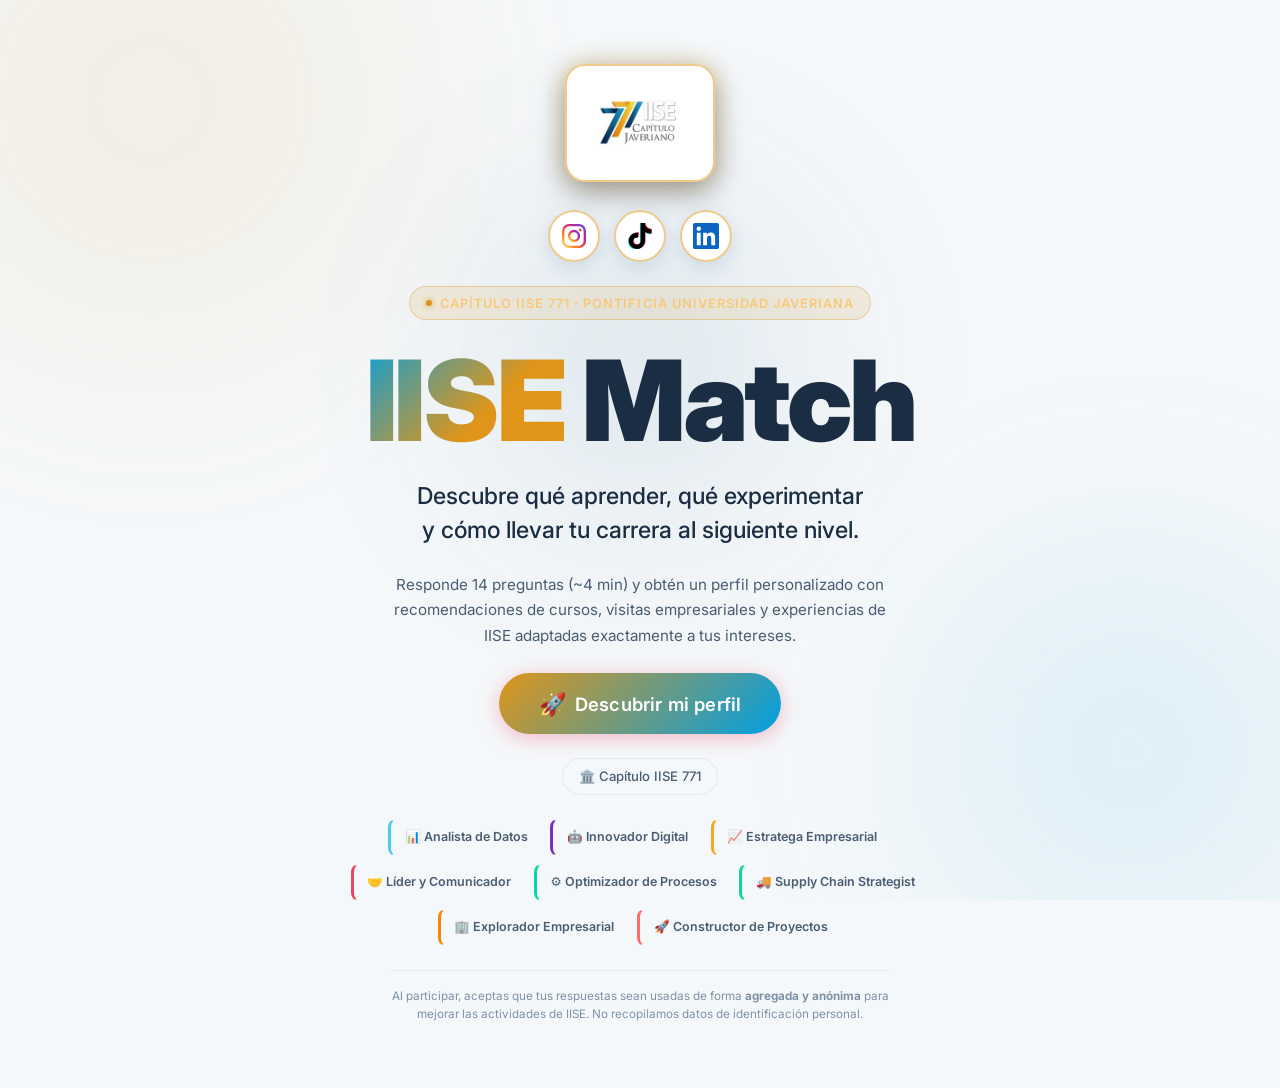
<file: index.html>
<!DOCTYPE html>
<html lang="es">
<head>
  <meta charset="UTF-8">
  <meta name="viewport" content="width=device-width, initial-scale=1.0">
  <title>IISE Match — Descubre tu perfil profesional | Javeriana</title>
  <meta name="description" content="Descubre qué actividades de IISE se adaptan mejor a tus intereses. Responde 14 preguntas y obtén un perfil personalizado con recomendaciones de cursos, visitas y experiencias.">

  <!-- Fonts -->
  <link rel="preconnect" href="https://fonts.googleapis.com">
  <link rel="preconnect" href="https://fonts.gstatic.com" crossorigin>
  <link href="https://fonts.googleapis.com/css2?family=Inter:wght@300;400;500;600;700;800;900&family=JetBrains+Mono:wght@400;700&display=swap" rel="stylesheet">

  <!-- CSS -->
  <link rel="stylesheet" href="main.css?v=20261021">
  <link rel="stylesheet" href="quiz.css?v=20261021">
  <link rel="stylesheet" href="results.css?v=20261021">

  <!-- Social links (landing) -->
  <style>
    .social-links {
      display: flex;
      justify-content: center;
      gap: 14px;
    }
    .social-link {
      width: 52px;
      height: 52px;
      border-radius: 50%;
      background: #ffffff;
      border: 2px solid rgba(223, 149, 26, 0.5);
      box-shadow: 0 6px 18px rgba(8, 76, 118, 0.12);
      display: inline-flex;
      align-items: center;
      justify-content: center;
      transition: transform var(--transition-normal), box-shadow var(--transition-normal);
    }
    .social-link:hover,
    .social-link:focus-visible {
      transform: translateY(-3px) scale(1.06);
      box-shadow: 0 10px 24px rgba(8, 76, 118, 0.18), 0 0 18px rgba(223, 149, 26, 0.35);
    }
    .social-link svg {
      width: 26px;
      height: 26px;
      display: block;
    }

    /* Clickable pill / profile cards (open the info window) */
    .is-clickable { cursor: pointer; }
    .is-clickable:focus-visible { outline: 2px solid var(--accent-primary); outline-offset: 2px; }

    /* Info window (chapter + profiles) */
    .info-modal {
      width: min(640px, calc(100% - 32px));
      max-height: 86vh;
      margin: auto;
      padding: 0;
      border: 2px solid rgba(223, 149, 26, 0.5);
      border-radius: var(--radius-lg);
      background: var(--bg-secondary);
      color: var(--text-primary);
      box-shadow: 0 24px 60px rgba(8, 76, 118, 0.25), 0 0 25px rgba(223, 149, 26, 0.25);
      font-family: var(--font-main);
      text-align: left;
    }
    .info-modal::backdrop {
      background: rgba(26, 45, 66, 0.45);
      backdrop-filter: blur(4px);
    }
    .info-modal[open] { animation: fadeInUp 0.35s ease-out; }
    .info-modal-inner {
      padding: 28px 28px 24px;
      overflow-y: auto;
      max-height: 86vh;
    }
    .info-close {
      position: sticky;
      top: 0;
      float: right;
      margin: -8px -8px 0 8px;
      width: 38px;
      height: 38px;
      border-radius: 50%;
      border: 1px solid var(--glass-border);
      background: var(--bg-secondary);
      color: var(--text-secondary);
      font-size: 1.3rem;
      line-height: 1;
      cursor: pointer;
      z-index: 1;
    }
    .info-close:hover { color: var(--text-primary); border-color: rgba(223, 149, 26, 0.5); }
    .info-eyebrow {
      display: inline-block;
      background: rgba(223, 149, 26, 0.12);
      border: 1px solid rgba(223, 149, 26, 0.35);
      color: var(--accent-primary);
      font-size: 0.72rem;
      font-weight: 700;
      letter-spacing: 0.08em;
      text-transform: uppercase;
      padding: 0.3rem 0.85rem;
      border-radius: var(--radius-full);
      margin-bottom: 12px;
    }
    .info-title {
      font-size: 1.6rem;
      font-weight: 800;
      line-height: 1.2;
      margin-bottom: 8px;
    }
    .info-emoji { font-size: 2.6rem; line-height: 1; display: block; margin-bottom: 8px; }
    .info-lead { color: var(--text-secondary); font-size: 0.95rem; line-height: 1.65; }
    .info-section { margin-top: 22px; }
    .info-section h3 {
      font-size: 0.95rem;
      font-weight: 700;
      color: var(--accent-secondary);
      margin-bottom: 8px;
    }
    .info-section p, .info-section li { color: var(--text-secondary); font-size: 0.9rem; line-height: 1.6; }
    .info-section ul { padding-left: 1.1rem; display: grid; gap: 4px; }
    .info-chips { display: flex; flex-wrap: wrap; gap: 8px; }
    .info-chip {
      background: rgba(0, 159, 227, 0.08);
      border: 1px solid rgba(0, 159, 227, 0.22);
      color: var(--accent-secondary);
      font-size: 0.8rem;
      font-weight: 600;
      padding: 0.3rem 0.75rem;
      border-radius: var(--radius-full);
    }
    .info-grid { display: grid; grid-template-columns: repeat(auto-fill, minmax(170px, 1fr)); gap: 10px; }
    .info-card {
      border: 1px solid var(--glass-border);
      border-left: 3px solid var(--card-color, var(--accent-primary));
      border-radius: var(--radius-sm);
      padding: 10px 12px;
      background: var(--bg-primary);
    }
    .info-card strong { display: block; font-size: 0.85rem; color: var(--text-primary); margin-bottom: 2px; }
    .info-card span { font-size: 0.78rem; color: var(--text-secondary); line-height: 1.45; display: block; }
    .info-actions { margin-top: 26px; display: flex; justify-content: center; }
    @media (max-width: 480px) {
      .info-modal-inner { padding: 22px 18px 20px; }
      .info-title { font-size: 1.35rem; }
    }
  </style>
</head>
<body>

  <!-- Animated Background Particles -->
  <div class="bg-animation" aria-hidden="true">
    <div class="particle p1"></div>
    <div class="particle p2"></div>
    <div class="particle p3"></div>
    <div class="particle p4"></div>
    <div class="particle p5"></div>
    <div class="orb orb1"></div>
    <div class="orb orb2"></div>
    <div class="orb orb3"></div>
  </div>

  <!-- ============================================================
       SCREEN 1: LANDING
       ============================================================ -->
  <section id="screen-landing" class="screen active" role="main">
    <div class="landing-wrapper">

      <!-- Logo -->
      <div class="logo-container fade-in-up delay-1">
        <a href="https://www.instagram.com/iisejaveriana/" target="_blank" rel="noopener noreferrer" class="logo-card-link" title="Visita nuestro Instagram @iisejaveriana">
          <div class="logo-card">
            <img src="logo.png" alt="Capítulo IISE Javeriano 771" class="main-logo-img">
          </div>
        </a>
      </div>

      <!-- Social Links -->
      <nav class="social-links fade-in-up delay-1" aria-label="Redes sociales del Capítulo IISE Javeriano">
        <a href="https://www.instagram.com/iisejaveriana/" target="_blank" rel="noopener noreferrer" class="social-link" aria-label="Instagram @iisejaveriana" title="Instagram">
          <svg viewBox="0 0 24 24" aria-hidden="true">
            <defs>
              <linearGradient id="ig-grad" x1="0%" y1="100%" x2="100%" y2="0%">
                <stop offset="0%" stop-color="#feda75"/>
                <stop offset="30%" stop-color="#fa7e1e"/>
                <stop offset="60%" stop-color="#d62976"/>
                <stop offset="85%" stop-color="#962fbf"/>
                <stop offset="100%" stop-color="#4f5bd5"/>
              </linearGradient>
            </defs>
            <rect x="2" y="2" width="20" height="20" rx="5.5" fill="none" stroke="url(#ig-grad)" stroke-width="2.2"/>
            <circle cx="12" cy="12" r="4.6" fill="none" stroke="url(#ig-grad)" stroke-width="2.2"/>
            <circle cx="17.6" cy="6.4" r="1.4" fill="url(#ig-grad)"/>
          </svg>
        </a>
        <a href="https://www.tiktok.com/@iisejaveriana" target="_blank" rel="noopener noreferrer" class="social-link" aria-label="TikTok @iisejaveriana" title="TikTok">
          <svg viewBox="0 0 24 24" aria-hidden="true">
            <path transform="translate(-0.6 0.5)" fill="#25f4ee" d="M12.525.02c1.31-.02 2.61-.01 3.91-.02.08 1.53.63 3.09 1.75 4.17 1.12 1.11 2.7 1.62 4.24 1.79v4.03c-1.44-.05-2.89-.35-4.2-.97-.57-.26-1.1-.59-1.62-.93-.01 2.92.01 5.84-.02 8.75-.08 1.4-.54 2.79-1.35 3.94-1.31 1.92-3.58 3.17-5.91 3.21-1.43.08-2.86-.31-4.08-1.03-2.02-1.19-3.44-3.37-3.65-5.71-.02-.5-.03-1-.01-1.49.18-1.9 1.12-3.72 2.58-4.96 1.66-1.44 3.98-2.13 6.15-1.72.02 1.48-.04 2.96-.04 4.44-.99-.32-2.15-.23-3.02.37-.63.41-1.11 1.04-1.36 1.75-.21.51-.15 1.07-.14 1.61.24 1.64 1.82 3.02 3.5 2.87 1.12-.01 2.19-.66 2.77-1.61.19-.33.4-.67.41-1.06.1-1.79.06-3.57.07-5.36.01-4.03-.01-8.05.02-12.07z"/>
            <path transform="translate(0.6 -0.5)" fill="#fe2c55" d="M12.525.02c1.31-.02 2.61-.01 3.91-.02.08 1.53.63 3.09 1.75 4.17 1.12 1.11 2.7 1.62 4.24 1.79v4.03c-1.44-.05-2.89-.35-4.2-.97-.57-.26-1.1-.59-1.62-.93-.01 2.92.01 5.84-.02 8.75-.08 1.4-.54 2.79-1.35 3.94-1.31 1.92-3.58 3.17-5.91 3.21-1.43.08-2.86-.31-4.08-1.03-2.02-1.19-3.44-3.37-3.65-5.71-.02-.5-.03-1-.01-1.49.18-1.9 1.12-3.72 2.58-4.96 1.66-1.44 3.98-2.13 6.15-1.72.02 1.48-.04 2.96-.04 4.44-.99-.32-2.15-.23-3.02.37-.63.41-1.11 1.04-1.36 1.75-.21.51-.15 1.07-.14 1.61.24 1.64 1.82 3.02 3.5 2.87 1.12-.01 2.19-.66 2.77-1.61.19-.33.4-.67.41-1.06.1-1.79.06-3.57.07-5.36.01-4.03-.01-8.05.02-12.07z"/>
            <path fill="#000000" d="M12.525.02c1.31-.02 2.61-.01 3.91-.02.08 1.53.63 3.09 1.75 4.17 1.12 1.11 2.7 1.62 4.24 1.79v4.03c-1.44-.05-2.89-.35-4.2-.97-.57-.26-1.1-.59-1.62-.93-.01 2.92.01 5.84-.02 8.75-.08 1.4-.54 2.79-1.35 3.94-1.31 1.92-3.58 3.17-5.91 3.21-1.43.08-2.86-.31-4.08-1.03-2.02-1.19-3.44-3.37-3.65-5.71-.02-.5-.03-1-.01-1.49.18-1.9 1.12-3.72 2.58-4.96 1.66-1.44 3.98-2.13 6.15-1.72.02 1.48-.04 2.96-.04 4.44-.99-.32-2.15-.23-3.02.37-.63.41-1.11 1.04-1.36 1.75-.21.51-.15 1.07-.14 1.61.24 1.64 1.82 3.02 3.5 2.87 1.12-.01 2.19-.66 2.77-1.61.19-.33.4-.67.41-1.06.1-1.79.06-3.57.07-5.36.01-4.03-.01-8.05.02-12.07z"/>
          </svg>
        </a>
        <a href="https://www.linkedin.com/company/iisejaveriana/posts/" target="_blank" rel="noopener noreferrer" class="social-link" aria-label="LinkedIn IISE Javeriana" title="LinkedIn">
          <svg viewBox="0 0 24 24" aria-hidden="true">
            <path fill="#0a66c2" d="M20.447 20.452h-3.554v-5.569c0-1.328-.027-3.037-1.852-3.037-1.853 0-2.136 1.445-2.136 2.939v5.667H9.351V9h3.414v1.561h.046c.477-.9 1.637-1.85 3.37-1.85 3.601 0 4.267 2.37 4.267 5.455v6.286zM5.337 7.433c-1.144 0-2.063-.926-2.063-2.065 0-1.138.92-2.063 2.063-2.063 1.14 0 2.064.925 2.064 2.063 0 1.139-.925 2.065-2.064 2.065zm1.782 13.019H3.555V9h3.564v11.452zM22.225 0H1.771C.792 0 0 .774 0 1.729v20.542C0 23.227.792 24 1.771 24h20.451C23.2 24 24 23.227 24 22.271V1.729C24 .774 23.2 0 22.222 0h.003z"/>
          </svg>
        </a>
      </nav>

      <!-- Badge -->
      <div class="badge fade-in-up delay-1">
        <span class="badge-dot"></span>
        Capítulo IISE 771 · Pontificia Universidad Javeriana
      </div>

      <!-- Hero Title -->
      <h1 class="hero-title fade-in-up delay-2">
        <span class="gradient-text">IISE</span> Match
      </h1>

      <!-- Subtitle -->
      <p class="hero-subtitle fade-in-up delay-3">
        Descubre qué aprender, qué experimentar<br class="desktop-br"> y cómo llevar tu carrera al siguiente nivel.
      </p>

      <!-- Description -->
      <p class="hero-desc fade-in-up delay-4">
        Responde 14 preguntas (~4 min) y obtén un perfil personalizado con recomendaciones de cursos, visitas empresariales y experiencias de IISE adaptadas exactamente a tus intereses.
      </p>

      <!-- CTA -->
      <div class="hero-cta fade-in-up delay-5">
        <button id="start-btn" class="btn btn-primary btn-large" aria-label="Comenzar el test de perfil IISE Match">
          <span class="btn-icon">🚀</span>
          Descubrir mi perfil
        </button>
      </div>

      <!-- Feature Pills -->
      <div class="feature-pills fade-in-up delay-6" aria-label="Información del capítulo">
        <div class="pill is-clickable" id="chapter-pill" role="button" tabindex="0" aria-haspopup="dialog">🏛️ Capítulo IISE 771</div>
      </div>

      <!-- Profile Preview Cards -->
      <div class="profile-preview fade-in-up delay-7" aria-label="Ejemplos de perfiles disponibles">
        <div class="preview-card is-clickable" style="--card-color:#4cc9f0" data-profile="D" role="button" tabindex="0" aria-haspopup="dialog">📊 Analista de Datos</div>
        <div class="preview-card is-clickable" style="--card-color:#7b2fbe" data-profile="T" role="button" tabindex="0" aria-haspopup="dialog">🤖 Innovador Digital</div>
        <div class="preview-card is-clickable" style="--card-color:#f5a623" data-profile="E" role="button" tabindex="0" aria-haspopup="dialog">📈 Estratega Empresarial</div>
        <div class="preview-card is-clickable" style="--card-color:#e94560" data-profile="L" role="button" tabindex="0" aria-haspopup="dialog">🤝 Líder y Comunicador</div>
        <div class="preview-card is-clickable" style="--card-color:#00d9a3" data-profile="O" role="button" tabindex="0" aria-haspopup="dialog">⚙️ Optimizador de Procesos</div>
        <div class="preview-card is-clickable" style="--card-color:#06d6a0" data-profile="S" role="button" tabindex="0" aria-haspopup="dialog">🚚 Supply Chain Strategist</div>
        <div class="preview-card is-clickable" style="--card-color:#fb8500" data-profile="X" role="button" tabindex="0" aria-haspopup="dialog">🏢 Explorador Empresarial</div>
        <div class="preview-card is-clickable" style="--card-color:#ff6b6b" data-profile="P" role="button" tabindex="0" aria-haspopup="dialog">🚀 Constructor de Proyectos</div>
      </div>

      <!-- Consent note -->
      <p class="consent-note fade-in-up delay-7">
        Al participar, aceptas que tus respuestas sean usadas de forma <strong>agregada y anónima</strong> 
        para mejorar las actividades de IISE. No recopilamos datos de identificación personal.
      </p>

    </div>
  </section>

  <!-- ============================================================
       SCREEN 2: QUIZ
       ============================================================ -->
  <section id="screen-quiz" class="screen" role="main" aria-label="Cuestionario IISE Match">
    <div id="quiz-container">

      <!-- Top bar: progress -->
      <div class="quiz-topbar">
        <a href="https://www.instagram.com/iisejaveriana/" target="_blank" rel="noopener noreferrer" style="text-decoration:none;" title="Visita nuestro Instagram @iisejaveriana">
          <div class="quiz-brand">
            <img src="logo.png" alt="IISE Logo" class="nav-logo-img">
            <span><strong style="color:var(--accent-primary)">IISE</strong> Match</span>
          </div>
        </a>
        <div class="quiz-progress-info">
          <span id="progress-label" class="progress-label">Pregunta 1 de 14</span>
        </div>
      </div>

      <!-- Progress Bar -->
      <div class="progress-track" role="progressbar" aria-valuemin="0" aria-valuemax="100" aria-valuenow="0">
        <div id="progress-bar-fill" class="progress-bar-fill"></div>
      </div>

      <!-- Module indicator -->
      <div id="module-title" class="module-title"></div>

      <!-- Question Card -->
      <div id="question-container" class="question-card glass-panel">
        <!-- Injected by quiz.js -->
      </div>

      <!-- Navigation -->
      <div class="nav-buttons">
        <button id="prev-btn" class="btn btn-ghost" style="visibility:hidden" aria-label="Pregunta anterior">
          ← Atrás
        </button>
        <button id="next-btn" class="btn btn-primary" disabled aria-label="Siguiente pregunta">
          Siguiente →
        </button>
      </div>
    </div>
  </section>

  <!-- ============================================================
       SCREEN 3: CALCULATING
       ============================================================ -->
  <section id="screen-calculating" class="screen" role="status" aria-live="polite" aria-label="Calculando tu perfil">
    <div class="calculating-wrapper glass-panel">
      <div class="calc-animation">
        <div class="calc-ring"></div>
        <div class="calc-ring r2"></div>
        <div class="calc-ring r3"></div>
        <span class="calc-emoji">🧠</span>
      </div>
      <h2 class="calc-title">Analizando tu perfil…</h2>
      <p class="calc-subtitle">Identificando tus intereses y buscando las mejores actividades de IISE para ti.</p>
      <div class="calc-steps">
        <div class="calc-step active" id="cs1">✓ Procesando respuestas</div>
        <div class="calc-step" id="cs2">◌ Calculando afinidad de perfiles</div>
        <div class="calc-step" id="cs3">◌ Generando recomendaciones</div>
        <div class="calc-step" id="cs4">◌ Construyendo tu ruta Conecta-IISE</div>
      </div>
    </div>
  </section>

  <!-- ============================================================
       SCREEN 4: RESULTS
       ============================================================ -->
  <section id="screen-results" class="screen" role="main" aria-label="Tus resultados IISE Match">
    <div id="results-container">

      <!-- Local Mode Notice -->
      <div id="local-notice" class="local-notice" role="alert" style="display:none">
        <span class="notice-icon">ℹ️</span>
        <div>
          <strong>Modo local activo.</strong> Tus resultados se calculan en tu dispositivo. 
          Para que IISE pueda analizar los datos agrupados, configura la URL de Google Apps Script en <code>js/config.js</code>.
        </div>
      </div>

      <!-- Results Header -->
      <div class="results-header">
        <a href="https://www.instagram.com/iisejaveriana/" target="_blank" rel="noopener noreferrer" class="results-logo-link" title="Visita nuestro Instagram @iisejaveriana">
          <div class="results-logo-wrap">
            <img src="logo.png" alt="Capítulo IISE Javeriano 771" class="results-logo-img">
          </div>
        </a>
        <div class="results-badge">Tu Perfil IISE Match</div>
        <h1 class="results-title">¡Aquí está tu análisis!</h1>
      </div>

      <!-- Primary Profile Card -->
      <div id="primary-profile" class="primary-profile glass-panel" aria-label="Perfil principal">
        <!-- Injected by results.js -->
      </div>

      <!-- Secondary Profiles -->
      <div class="section-header">
        <h2 class="section-title">Tu combinación de perfiles</h2>
        <p class="section-desc">Los porcentajes indican tu afinidad con cada perfil.</p>
      </div>
      <div id="secondary-profiles" class="secondary-profiles" aria-label="Perfiles secundarios">
        <!-- Injected by results.js -->
      </div>

      <!-- Interests -->
      <div class="tags-section">
        <div class="section-header">
          <h2 class="section-title">Tus intereses detectados</h2>
        </div>
        <div id="tags-container" class="tags-container" aria-label="Intereses detectados">
          <!-- Injected by results.js -->
        </div>
      </div>

      <!-- Recommendations -->
      <div class="section-header">
        <h2 class="section-title">Actividades recomendadas para ti</h2>
        <p class="section-desc">Basadas en tu perfil y objetivos declarados.</p>
      </div>
      <div id="recommendations-container" class="recommendations-grid" aria-label="Actividades recomendadas">
        <!-- Injected by results.js -->
      </div>

      <!-- Route -->
      <div class="route-section">
        <div class="section-header">
          <h2 class="section-title">🗺️ Tu Ruta Conecta-IISE</h2>
          <p class="section-desc">Una secuencia de experiencias diseñada para tu perfil.</p>
        </div>
        <div id="route-container" class="route-timeline" aria-label="Ruta Conecta-IISE recomendada">
          <!-- Injected by results.js -->
        </div>
      </div>

      <!-- Action Buttons -->
      <div class="results-actions">
        <button id="download-btn" class="btn btn-primary btn-large" aria-label="Descargar mi resultado como imagen">
          📥 Descargar mi resultado
        </button>
        <button id="restart-btn" class="btn btn-primary btn-large" aria-label="Volver a comenzar">
          🔄 Hacer el test de nuevo
        </button>
      </div>

      <!-- Footer note -->
      <p class="results-footer-note">
        ¿Tienes preguntas sobre las actividades de IISE? Contáctanos en nuestras redes sociales.
        Los datos de tu respuesta se usan de forma agregada y anónima para mejorar las actividades del capítulo.
      </p>

    </div>
  </section>

  <!-- Info window (chapter + profiles), filled by the script below -->
  <dialog id="info-modal" class="info-modal" aria-labelledby="info-modal-title">
    <div class="info-modal-inner">
      <button type="button" class="info-close" id="info-close" aria-label="Cerrar">×</button>
      <div id="info-modal-content"></div>
    </div>
  </dialog>

  <!-- ============================================================
       SCRIPTS (Order matters)
       ============================================================ -->
  <script src="config.js?v=20261021"></script>
  <script src="profiles.js?v=20261021"></script>
  <script src="activities.js?v=20261021"></script>
  <script src="questions.js?v=20261021"></script>
  <script src="router.js?v=20261021"></script>
  <script src="api.js?v=20261021"></script>
  <script src="scoring.js?v=20261021"></script>
  <script src="recommender.js?v=20261021"></script>
  <script src="quiz.js?v=20261021"></script>
  <script src="results.js?v=20261021"></script>

  <!-- Calculating screen animation sequencer -->
  <script>
    // Animate the calculating steps sequentially
    window._animateCalcSteps = function() {
      const steps = ['cs2','cs3','cs4'];
      steps.forEach((id, i) => {
        setTimeout(() => {
          const el = document.getElementById(id);
          if (el) {
            el.classList.add('active');
            el.textContent = el.textContent.replace('◌', '✓');
          }
        }, (i + 1) * 700);
      });
    };
  </script>

  <!-- Landing info window: "Capítulo IISE 771" pill and profile cards -->
  <script>
    (function () {
      const modal = document.getElementById('info-modal');
      const content = document.getElementById('info-modal-content');
      if (!modal || !content) return;

      // Information taken from the Estatutos IISE Capítulo Javeriano 2026
      const CHAPTER_HTML = `
        <span class="info-eyebrow">Pontificia Universidad Javeriana</span>
        <h2 class="info-title" id="info-modal-title">🏛️ Capítulo IISE 771</h2>
        <p class="info-lead">
          Somos el <strong>IISE Capítulo Javeriano 771</strong>, un grupo estudiantil sin ánimo de lucro de
          Ingeniería Industrial de la Pontificia Universidad Javeriana, adscrito al <strong>IISE Internacional</strong>
          (Institute of Industrial and Systems Engineers). Nuestro propósito es acercar al estudiante a su vida
          profesional y reducir la brecha entre la academia y la práctica, en un entorno que se vive como una familia.
        </p>

        <div class="info-section">
          <h3>🎯 Misión</h3>
          <p>Fortalecer y complementar las competencias y habilidades de los futuros Ingenieros Industriales Javerianos
          a través de proyectos, capacitaciones e iniciativas, en un entorno basado en el apoyo, la integración y el
          aprendizaje en conjunto. Promovemos la formación integral de profesionales que se destaquen por su liderazgo,
          creatividad, capacidad de resolución de conflictos, responsabilidad y calidad humana.</p>
        </div>

        <div class="info-section">
          <h3>🔭 Visión</h3>
          <p>Ser un grupo estudiantil reconocido a nivel nacional e internacional por el desarrollo de habilidades blandas,
          el crecimiento académico y profesional de sus miembros y su red de alianzas estratégicas, consolidado como un
          espacio de aprendizaje colectivo, integración y trabajo colaborativo.</p>
        </div>

        <div class="info-section">
          <h3>🚀 ¿Qué hacemos?</h3>
          <ul>
            <li>Mínimo <strong>2 capacitaciones por semestre</strong> sobre liderazgo y temas que potencian tus habilidades.</li>
            <li>Mínimo <strong>2 visitas industriales por semestre</strong> para conocer de primera mano los procesos de la industria.</li>
            <li>Un <strong>viaje académico al año</strong> para conocer empresas de otras ciudades y hacer networking con otras universidades.</li>
            <li>Proyectos anuales con <strong>capítulos de la región</strong>, grupos estudiantiles y egresados.</li>
            <li>Alianzas con capítulos nacionales e internacionales y con empresas.</li>
          </ul>
        </div>

        <div class="info-section">
          <h3>💛 Nuestros valores</h3>
          <div class="info-grid">
            <div class="info-card"><strong>Responsabilidad</strong><span>Respondemos con compromiso por cada actividad y proyecto.</span></div>
            <div class="info-card"><strong>Iniciativa</strong><span>Emprendemos con confianza y entusiasmo, sin esperar que nos lo pidan.</span></div>
            <div class="info-card"><strong>Fraternidad</strong><span>Más que compañeros: somos una familia unida y solidaria.</span></div>
            <div class="info-card"><strong>Creatividad</strong><span>Innovamos para resolver problemas y mantenernos a la vanguardia.</span></div>
            <div class="info-card"><strong>Liderazgo</strong><span>Influimos positivamente y guiamos con el ejemplo.</span></div>
            <div class="info-card"><strong>Resolución de conflictos</strong><span>Promovemos el diálogo para un ambiente armónico.</span></div>
            <div class="info-card"><strong>Sentido de pertenencia</strong><span>Un compromiso genuino con el crecimiento del capítulo.</span></div>
          </div>
        </div>

        <div class="info-section">
          <h3>🧩 ¿Cómo estamos organizados?</h3>
          <p><strong>Junta Directiva:</strong> Presidente, Vicepresidente, Tesorero, Secretario, Gestor de Relaciones
          Nacionales e Internacionales, Auditor y Líderes de Área.</p>
          <p><strong>Áreas:</strong> Marketing, Logística y Talento, cada una con su líder y colíder.</p>
          <p><strong>TrainIISE:</strong> nuestro semillero para estudiantes de primer semestre de Ingeniería Industrial.</p>
        </div>

        <div class="info-section">
          <h3>🙋 ¿Cómo ser parte?</h3>
          <p>Abrimos proceso de selección una vez al año, durante las primeras semanas del primer semestre académico.
          La convocatoria se publica en nuestras redes sociales y por correo a los estudiantes de Ingeniería Industrial.
          ¡Síguenos para no perdértela!</p>
          <div class="social-links" style="margin-top:14px">
            <a href="https://www.instagram.com/iisejaveriana/" target="_blank" rel="noopener noreferrer" class="social-link" aria-label="Instagram @iisejaveriana" title="Instagram">${document.querySelector('.social-link[title="Instagram"] svg').outerHTML.replace('id="ig-grad"', 'id="ig-grad-modal"').replace(/url\(#ig-grad\)/g, 'url(#ig-grad-modal)')}</a>
            <a href="https://www.tiktok.com/@iisejaveriana" target="_blank" rel="noopener noreferrer" class="social-link" aria-label="TikTok @iisejaveriana" title="TikTok">${document.querySelector('.social-link[title="TikTok"] svg').outerHTML}</a>
            <a href="https://www.linkedin.com/company/iisejaveriana/posts/" target="_blank" rel="noopener noreferrer" class="social-link" aria-label="LinkedIn IISE Javeriana" title="LinkedIn">${document.querySelector('.social-link[title="LinkedIn"] svg').outerHTML}</a>
          </div>
        </div>
      `;

      function profileHTML(code) {
        const p = (typeof PROFILES !== 'undefined') ? PROFILES[code] : null;
        if (!p) return '';
        const acts = (typeof ACTIVITIES !== 'undefined' ? ACTIVITIES : [])
          .filter(a => a.estado === 'Activo' && (a.perfiles_recomendados || []).includes(code))
          .sort((a, b) => a.perfiles_recomendados.indexOf(code) - b.perfiles_recomendados.indexOf(code))
          .slice(0, 4);
        return `
          <span class="info-eyebrow">Perfil IISE Match</span>
          <span class="info-emoji">${p.emoji}</span>
          <h2 class="info-title" id="info-modal-title" style="color:${p.color}">${p.name}</h2>
          <p class="info-lead">${p.description}</p>

          <div class="info-section">
            <h3>🔑 Palabras clave</h3>
            <div class="info-chips">${(p.keywords || []).map(k => `<span class="info-chip">${k}</span>`).join('')}</div>
          </div>

          <div class="info-section">
            <h3>🎓 Formatos que más disfruta</h3>
            <div class="info-chips">${(p.actividades_tipo || []).map(t => `<span class="info-chip">${t}</span>`).join('')}</div>
          </div>

          ${acts.length ? `
          <div class="info-section">
            <h3>📌 Actividades del capítulo para este perfil</h3>
            <div class="info-grid">
              ${acts.map(a => `<div class="info-card" style="--card-color:${p.color}"><strong>${a.emoji || '📌'} ${a.nombre}</strong><span>${a.tipo} · ${a.modalidad} · ${a.duracion}</span></div>`).join('')}
            </div>
          </div>` : ''}

          <div class="info-actions">
            <button type="button" class="btn btn-primary" id="info-start-btn">🚀 Descubrir mi perfil</button>
          </div>
        `;
      }

      let lastTrigger = null;
      function openModal(html, trigger) {
        content.innerHTML = html;
        lastTrigger = trigger || null;
        const startBtn = document.getElementById('info-start-btn');
        if (startBtn) {
          startBtn.addEventListener('click', () => {
            modal.close();
            document.getElementById('start-btn').click();
          });
        }
        if (typeof modal.showModal === 'function') modal.showModal();
        else modal.setAttribute('open', '');
        modal.querySelector('.info-modal-inner').scrollTop = 0;
      }
      function closeModal() {
        if (typeof modal.close === 'function') modal.close();
        else modal.removeAttribute('open');
      }

      modal.addEventListener('close', () => { if (lastTrigger) lastTrigger.focus(); });
      document.getElementById('info-close').addEventListener('click', closeModal);
      // Click outside the window closes it
      modal.addEventListener('click', e => { if (e.target === modal) closeModal(); });

      function bind(el, getHtml) {
        el.addEventListener('click', () => openModal(getHtml(), el));
        el.addEventListener('keydown', e => {
          if (e.key === 'Enter' || e.key === ' ') { e.preventDefault(); openModal(getHtml(), el); }
        });
      }

      const chapterPill = document.getElementById('chapter-pill');
      if (chapterPill) bind(chapterPill, () => CHAPTER_HTML);
      document.querySelectorAll('.preview-card[data-profile]').forEach(card => {
        bind(card, () => profileHTML(card.getAttribute('data-profile')));
      });
    })();
  </script>

</body>
</html>
</file>
<file: main.css>
/* ============================================================
   IISE MATCH — Design System & Global Styles
   Pontificia Universidad Javeriana · Capítulo IISE
   ============================================================ */

/* ── Design Tokens ────────────────────────────────────────── */
:root {
  /* Backgrounds */
  --bg-primary:    #f5f8fa; /* Soft warm white */
  --bg-secondary:  #ffffff; /* Pure white for containers */
  --bg-card:       rgba(255, 255, 255, 0.85);
  --bg-card-hover: rgba(255, 255, 255, 0.95);

  /* Accent Colors - IISE Javeriana 771 Logo */
  --accent-primary:   #df951a; /* Logo Gold/Amber */
  --accent-secondary: #084c76; /* Logo Prussian Blue */
  --accent-tertiary:  #009fe3; /* Logo Cyan/Medium Blue */

  /* Semantic Colors */
  --text-primary:   #1a2d42; /* Dark Prussian Blue for readability */
  --text-secondary: #4a5d73; /* Slate grey for text descriptions */
  --text-muted:     #7e91a6; /* Light grey for indicators */
  --success:        #00bfa6; /* Soft green */
  --warning:        #df951a; /* Gold */
  --info:           #009fe3; /* Cyan */
  --danger:         #ff4d6d;

  /* Typography */
  --font-main: 'Inter', system-ui, sans-serif;
  --font-mono: 'JetBrains Mono', monospace;

  /* Glass Effect - Light Mode */
  --glass-bg:     rgba(255, 255, 255, 0.8);
  --glass-border: rgba(8, 76, 118, 0.08);
  --glass-shadow: 0 10px 30px -10px rgba(8, 76, 118, 0.12), 0 1px 3px rgba(8, 76, 118, 0.05);

  /* Spacing */
  --space-xs:  0.25rem;
  --space-sm:  0.5rem;
  --space-md:  1rem;
  --space-lg:  1.5rem;
  --space-xl:  2rem;
  --space-2xl: 3rem;
  --space-3xl: 4rem;

  /* Border Radius */
  --radius-sm:   8px;
  --radius-md:   12px;
  --radius-lg:   20px;
  --radius-full: 9999px;

  /* Transitions */
  --transition-fast:   0.15s ease;
  --transition-normal: 0.3s ease;
  --transition-slow:   0.6s ease;
}

/* ── Reset ────────────────────────────────────────────────── */
*, *::before, *::after {
  box-sizing: border-box;
  margin: 0;
  padding: 0;
}

html {
  scroll-behavior: smooth;
  font-size: 16px;
}

body {
  background-color: var(--bg-primary);
  color: var(--text-primary);
  font-family: var(--font-main);
  line-height: 1.65;
  min-height: 100vh;
  overflow-x: hidden;
  -webkit-font-smoothing: antialiased;
}

img, svg { display: block; max-width: 100%; }
button { cursor: pointer; font-family: var(--font-main); }
a { color: var(--info); text-decoration: none; }

/* ── Animated Background ──────────────────────────────────── */
.bg-animation {
  position: fixed;
  inset: 0;
  pointer-events: none;
  z-index: 0;
  overflow: hidden;
}

.orb {
  position: absolute;
  border-radius: 50%;
  filter: blur(100px);
  opacity: 0.12;
  animation: orbFloat 20s ease-in-out infinite;
}

.orb1 {
  width: 600px; height: 600px;
  background: radial-gradient(circle, #df951a, transparent);
  top: -200px; left: -150px;
  animation-delay: 0s;
}

.orb2 {
  width: 500px; height: 500px;
  background: radial-gradient(circle, #009fe3, transparent);
  bottom: -100px; right: -100px;
  animation-delay: -8s;
}

.orb3 {
  width: 400px; height: 400px;
  background: radial-gradient(circle, #084c76, transparent);
  top: 40%; left: 50%;
  transform: translate(-50%, -50%);
  animation-delay: -15s;
}

@keyframes orbFloat {
  0%, 100% { transform: translate(0, 0) scale(1); }
  33%       { transform: translate(30px, -30px) scale(1.05); }
  66%       { transform: translate(-20px, 20px) scale(0.95); }
}

.particle {
  position: absolute;
  width: 3px; height: 3px;
  border-radius: 50%;
  background: rgba(255, 255, 255, 0.3);
  animation: particleDrift 15s linear infinite;
}

.p1 { top: 10%; left: 20%; animation-delay: 0s;    animation-duration: 12s; }
.p2 { top: 30%; left: 70%; animation-delay: -4s;   animation-duration: 18s; }
.p3 { top: 60%; left: 15%; animation-delay: -8s;   animation-duration: 14s; }
.p4 { top: 80%; left: 80%; animation-delay: -2s;   animation-duration: 16s; }
.p5 { top: 50%; left: 45%; animation-delay: -10s;  animation-duration: 20s; }

@keyframes particleDrift {
  0%   { transform: translateY(0) translateX(0); opacity: 0; }
  10%  { opacity: 0.4; }
  90%  { opacity: 0.4; }
  100% { transform: translateY(-200px) translateX(50px); opacity: 0; }
}

/* ── Screens ──────────────────────────────────────────────── */
.screen {
  display: none;
  position: relative;
  z-index: 1;
  min-height: 100vh;
  padding: var(--space-xl);
}

.screen.active {
  display: flex;
  flex-direction: column;
  align-items: center;
}

/* ── Glass Panel ──────────────────────────────────────────── */
.glass-panel {
  background: var(--glass-bg);
  backdrop-filter: blur(20px);
  -webkit-backdrop-filter: blur(20px);
  border: 1px solid var(--glass-border);
  border-radius: var(--radius-lg);
  box-shadow: var(--glass-shadow);
}

/* ── Typography ───────────────────────────────────────────── */
h1, h2, h3, h4, h5, h6 {
  font-weight: 700;
  color: var(--text-primary);
  line-height: 1.2;
}

.gradient-text {
  background: linear-gradient(135deg, var(--info) 0%, var(--accent-primary) 60%);
  -webkit-background-clip: text;
  -webkit-text-fill-color: transparent;
  background-clip: text;
}

/* ── Buttons ──────────────────────────────────────────────── */
.btn {
  display: inline-flex;
  align-items: center;
  justify-content: center;
  gap: var(--space-sm);
  padding: 0.875rem 1.75rem;
  border-radius: var(--radius-full);
  border: none;
  font-size: 1rem;
  font-weight: 600;
  letter-spacing: 0.01em;
  transition: all var(--transition-normal);
  position: relative;
  overflow: hidden;
  white-space: nowrap;
}

.btn::after {
  content: '';
  position: absolute;
  inset: 0;
  background: linear-gradient(rgba(255,255,255,0.08), rgba(255,255,255,0));
  opacity: 0;
  transition: opacity var(--transition-fast);
}

.btn:hover::after { opacity: 1; }

.btn-primary {
  background: linear-gradient(135deg, var(--accent-primary) 0%, var(--accent-tertiary) 100%);
  color: #fff;
  box-shadow: 0 4px 20px rgba(233, 69, 96, 0.35);
}

.btn-primary:hover {
  transform: translateY(-2px);
  box-shadow: 0 8px 30px rgba(233, 69, 96, 0.5);
}

.btn-primary:active { transform: translateY(0); }

.btn-primary:disabled {
  background: var(--bg-card);
  color: var(--text-muted);
  box-shadow: none;
  cursor: not-allowed;
  transform: none;
}

.btn-ghost {
  background: transparent;
  color: var(--text-secondary);
  border: 1px solid var(--glass-border);
  box-shadow: none;
}

.btn-ghost:hover {
  background: var(--bg-card);
  color: var(--text-primary);
  border-color: rgba(255,255,255,0.15);
  transform: translateY(-1px);
}

.btn-large {
  padding: 1.1rem 2.5rem;
  font-size: 1.15rem;
}

.btn-icon { font-size: 1.2em; }

/* ── Animations ───────────────────────────────────────────── */
@keyframes fadeInUp {
  from { opacity: 0; transform: translateY(24px); }
  to   { opacity: 1; transform: translateY(0); }
}

@keyframes fadeIn {
  from { opacity: 0; }
  to   { opacity: 1; }
}

@keyframes pulseGlow {
  0%, 100% { box-shadow: 0 0 0 0 rgba(233, 69, 96, 0.4); }
  50%       { box-shadow: 0 0 0 12px rgba(233, 69, 96, 0); }
}

.fade-in-up {
  opacity: 0;
  animation: fadeInUp 0.7s ease forwards;
}

.delay-1 { animation-delay: 0.1s; }
.delay-2 { animation-delay: 0.25s; }
.delay-3 { animation-delay: 0.4s; }
.delay-4 { animation-delay: 0.55s; }
.delay-5 { animation-delay: 0.7s; }
.delay-6 { animation-delay: 0.85s; }
.delay-7 { animation-delay: 1.0s; }

/* ============================================================
   LANDING PAGE STYLES
   ============================================================ */

#screen-landing {
  justify-content: center;
  padding-top: var(--space-3xl);
  padding-bottom: var(--space-3xl);
}

.landing-wrapper {
  width: 100%;
  max-width: 760px;
  text-align: center;
  display: flex;
  flex-direction: column;
  align-items: center;
  gap: var(--space-lg);
}

/* ── Logo Card ─── */
.logo-container {
  display: flex;
  justify-content: center;
  align-items: center;
  margin-bottom: var(--space-xs);
}

.logo-card {
  background: #ffffff;
  padding: 12px 28px;
  border-radius: 20px;
  box-shadow: 0 10px 30px rgba(0, 0, 0, 0.35), 0 0 25px rgba(223, 149, 26, 0.3);
  border: 2px solid rgba(223, 149, 26, 0.5);
  display: inline-flex;
  align-items: center;
  justify-content: center;
  transition: transform var(--transition-normal), box-shadow var(--transition-normal);
}

.logo-card:hover {
  transform: translateY(-3px) scale(1.02);
  box-shadow: 0 14px 35px rgba(0, 0, 0, 0.4), 0 0 30px rgba(223, 149, 26, 0.45);
}

.main-logo-img {
  max-height: 90px;
  width: auto;
  object-fit: contain;
  display: block;
}

/* Quiz Topbar Logo */
.nav-logo-img {
  height: 32px;
  width: auto;
  background: #ffffff;
  padding: 3px 8px;
  border-radius: 8px;
  vertical-align: middle;
  object-fit: contain;
  margin-right: 8px;
  box-shadow: 0 2px 8px rgba(0,0,0,0.2);
}

/* Results Header Logo */
.results-logo-wrap {
  display: flex;
  justify-content: center;
  margin-bottom: var(--space-md);
}

.results-logo-img {
  max-height: 75px;
  width: auto;
  background: #ffffff;
  padding: 10px 22px;
  border-radius: 16px;
  box-shadow: 0 8px 25px rgba(0,0,0,0.35);
  border: 1px solid rgba(223, 149, 26, 0.4);
}

/* ── Badge ─── */
.badge {
  display: inline-flex;
  align-items: center;
  gap: var(--space-sm);
  background: rgba(223, 149, 26, 0.12);
  border: 1px solid rgba(223, 149, 26, 0.35);
  color: #f7c978;
  font-size: 0.8rem;
  font-weight: 600;
  letter-spacing: 0.08em;
  text-transform: uppercase;
  padding: 0.35rem 1rem;
  border-radius: var(--radius-full);
}

.badge-dot {
  width: 6px; height: 6px;
  background: var(--accent-primary);
  border-radius: 50%;
  animation: pulseGlow 2s ease-in-out infinite;
  box-shadow: 0 0 6px var(--accent-primary);
}

/* ── Hero ─── */
.hero-title {
  font-size: clamp(3.5rem, 10vw, 7rem);
  font-weight: 900;
  letter-spacing: -0.03em;
  line-height: 1;
  margin-bottom: 0;
}

.hero-subtitle {
  font-size: clamp(1.15rem, 2.5vw, 1.45rem);
  color: var(--text-primary);
  font-weight: 500;
  line-height: 1.45;
  max-width: 560px;
}

.hero-desc {
  font-size: 0.95rem;
  color: var(--text-secondary);
  max-width: 500px;
  line-height: 1.7;
}

.desktop-br { display: block; }

/* ── CTA Block ─── */
.hero-cta {
  display: flex;
  flex-direction: column;
  align-items: center;
  gap: var(--space-sm);
}

.cta-hint {
  font-size: 0.78rem;
  color: var(--text-muted);
  letter-spacing: 0.02em;
}

/* ── Feature Pills ─── */
.feature-pills {
  display: flex;
  flex-wrap: wrap;
  justify-content: center;
  gap: var(--space-sm);
  max-width: 600px;
}

.pill {
  background: rgba(255, 255, 255, 0.04);
  border: 1px solid var(--glass-border);
  padding: 0.4rem 1rem;
  border-radius: var(--radius-full);
  font-size: 0.82rem;
  color: var(--text-secondary);
  font-weight: 500;
  backdrop-filter: blur(8px);
  transition: all var(--transition-normal);
}

.pill:hover {
  background: rgba(255,255,255,0.08);
  color: var(--text-primary);
  border-color: rgba(255,255,255,0.15);
}

/* ── Profile Preview ─── */
.profile-preview {
  display: flex;
  flex-wrap: wrap;
  justify-content: center;
  gap: var(--space-sm);
  max-width: 660px;
}

.preview-card {
  background: rgba(255,255,255,0.03);
  border: 1px solid rgba(255,255,255,0.06);
  border-left: 3px solid var(--card-color, var(--accent-primary));
  border-radius: var(--radius-sm);
  padding: 0.45rem 0.85rem;
  font-size: 0.78rem;
  font-weight: 600;
  color: var(--text-secondary);
  transition: all var(--transition-normal);
  cursor: default;
}

.preview-card:hover {
  background: rgba(255,255,255,0.07);
  color: var(--text-primary);
  transform: translateY(-2px);
  box-shadow: 0 4px 20px rgba(0,0,0,0.3);
}

/* ── Consent ─── */
.consent-note {
  font-size: 0.73rem;
  color: var(--text-muted);
  max-width: 500px;
  line-height: 1.6;
  border-top: 1px solid var(--glass-border);
  padding-top: var(--space-md);
}

/* ============================================================
   SECTION HELPERS
   ============================================================ */
.section-header {
  width: 100%;
  margin-bottom: var(--space-lg);
}

.section-title {
  font-size: 1.4rem;
  font-weight: 700;
  margin-bottom: var(--space-xs);
}

.section-desc {
  font-size: 0.88rem;
  color: var(--text-secondary);
  margin-bottom: 0;
}

/* ============================================================
   RESPONSIVE
   ============================================================ */
@media (max-width: 768px) {
  .screen { padding: var(--space-md); }
  .desktop-br { display: none; }
  .hero-title { font-size: clamp(3rem, 15vw, 5rem); }
  .hero-subtitle { font-size: 1.05rem; }
  .btn-large { padding: 0.9rem 2rem; font-size: 1.05rem; }
  .feature-pills { gap: 0.4rem; }
  .pill { font-size: 0.78rem; padding: 0.35rem 0.75rem; }
}

@media (max-width: 480px) {
  #screen-landing { padding-top: var(--space-xl); }
  .badge { font-size: 0.7rem; }
  .hero-subtitle { font-size: 0.95rem; }
  .hero-desc { font-size: 0.88rem; }
}
</file>
<file: quiz.css>
/* ============================================================
   IISE MATCH — Quiz Screen Styles
   ============================================================ */

/* ── Quiz Container ───────────────────────────────────────── */
#screen-quiz {
  justify-content: flex-start;
  padding-top: var(--space-lg);
}

#quiz-container {
  width: 100%;
  max-width: 780px;
  display: flex;
  flex-direction: column;
  gap: 0;
}

/* ── Top Bar ──────────────────────────────────────────────── */
.quiz-topbar {
  display: flex;
  align-items: center;
  justify-content: space-between;
  margin-bottom: var(--space-md);
}

.quiz-brand {
  font-size: 1rem;
  font-weight: 800;
  background: linear-gradient(135deg, var(--info), var(--accent-primary));
  -webkit-background-clip: text;
  -webkit-text-fill-color: transparent;
  background-clip: text;
  letter-spacing: -0.02em;
}

.progress-label {
  font-size: 0.8rem;
  color: var(--text-secondary);
  font-family: var(--font-mono);
  font-weight: 500;
}

/* ── Progress Bar ─────────────────────────────────────────── */
.progress-track {
  width: 100%;
  height: 4px;
  background: rgba(255, 255, 255, 0.06);
  border-radius: var(--radius-full);
  margin-bottom: var(--space-md);
  overflow: hidden;
}

.progress-bar-fill {
  height: 100%;
  background: linear-gradient(90deg, var(--info), var(--success), var(--accent-primary));
  background-size: 200% 100%;
  width: 5%;
  border-radius: var(--radius-full);
  transition: width 0.5s cubic-bezier(0.4, 0, 0.2, 1);
  animation: shimmer 2s linear infinite;
}

@keyframes shimmer {
  0%   { background-position: 200% center; }
  100% { background-position: -200% center; }
}

/* ── Module Title ─────────────────────────────────────────── */
.module-title {
  font-size: 0.72rem;
  color: var(--info);
  text-transform: uppercase;
  letter-spacing: 0.12em;
  font-weight: 700;
  margin-bottom: var(--space-lg);
  display: flex;
  align-items: center;
  gap: var(--space-sm);
}

.module-title::before {
  content: '';
  display: inline-block;
  width: 20px;
  height: 2px;
  background: var(--info);
  border-radius: 2px;
}

/* ── Question Card ────────────────────────────────────────── */
.question-card {
  padding: var(--space-xl) var(--space-xl);
  margin-bottom: var(--space-lg);
  animation: fadeInUp 0.4s ease-out;
}

.question-text {
  font-size: clamp(1.2rem, 3vw, 1.65rem);
  font-weight: 700;
  line-height: 1.35;
  margin-bottom: var(--space-sm);
  color: var(--text-primary);
}

.question-subtitle {
  font-size: 0.88rem;
  color: var(--warning);
  margin-bottom: var(--space-xl);
  display: flex;
  align-items: center;
  gap: var(--space-xs);
}

.question-subtitle::before { content: '☝️'; }

/* ── Options Grid ─────────────────────────────────────────── */
.options-container {
  display: grid;
  gap: var(--space-sm);
  margin-top: var(--space-lg);
}

.options-container.select,
.options-container.multiselect {
  grid-template-columns: repeat(auto-fill, minmax(280px, 1fr));
}

.options-container.dropdown,
.options-container.scale {
  grid-template-columns: 1fr;
}

/* ── Option Cards ─────────────────────────────────────────── */
.option-card {
  background: rgba(255, 255, 255, 0.03);
  border: 1.5px solid var(--glass-border);
  padding: 1rem 1.25rem;
  border-radius: var(--radius-md);
  cursor: pointer;
  transition: all var(--transition-fast);
  display: flex;
  align-items: center;
  gap: var(--space-md);
  position: relative;
  overflow: hidden;
  user-select: none;
}

.option-card::before {
  content: '';
  position: absolute;
  top: 0; left: 0;
  width: 3px; height: 100%;
  background: var(--info);
  opacity: 0;
  transition: opacity var(--transition-fast);
}

.option-card:hover {
  background: rgba(255, 255, 255, 0.07);
  border-color: rgba(76, 201, 240, 0.3);
  transform: translateX(3px);
}

.option-card:hover::before { opacity: 1; }

.option-card.selected {
  background: rgba(76, 201, 240, 0.08);
  border-color: rgba(76, 201, 240, 0.5);
  box-shadow: 0 0 20px rgba(76, 201, 240, 0.1);
}

.option-card.selected::before { opacity: 1; }

/* Selection indicator */
.option-card .option-check {
  width: 20px; height: 20px;
  border: 2px solid var(--glass-border);
  border-radius: 50%;
  flex-shrink: 0;
  display: flex;
  align-items: center;
  justify-content: center;
  transition: all var(--transition-fast);
  font-size: 0.7rem;
}

.option-card.selected .option-check {
  background: var(--info);
  border-color: var(--info);
  color: #000;
}

/* Multiselect: square checkboxes */
.options-container.multiselect .option-card .option-check {
  border-radius: 5px;
}

.option-text {
  font-weight: 500;
  font-size: 0.95rem;
  color: var(--text-primary);
  flex: 1;
  line-height: 1.4;
}

/* ── Dropdown ─────────────────────────────────────────────── */
.custom-select {
  width: 100%;
  padding: 1rem 1.25rem;
  background: rgba(255, 255, 255, 0.04);
  color: var(--text-primary);
  border: 1.5px solid var(--glass-border);
  border-radius: var(--radius-md);
  font-size: 1rem;
  font-family: var(--font-main);
  font-weight: 500;
  outline: none;
  cursor: pointer;
  transition: border-color var(--transition-fast);
  appearance: none;
  background-image: url("data:image/svg+xml,%3Csvg xmlns='http://www.w3.org/2000/svg' width='12' height='12' fill='%238888a8' viewBox='0 0 16 16'%3E%3Cpath d='M7.247 11.14L2.451 5.658C1.885 5.013 2.345 4 3.204 4h9.592a1 1 0 0 1 .753 1.659l-4.796 5.48a1 1 0 0 1-1.506 0z'/%3E%3C/svg%3E");
  background-repeat: no-repeat;
  background-position: right 1rem center;
  padding-right: 2.5rem;
}

.custom-select:focus {
  border-color: rgba(76, 201, 240, 0.5);
  box-shadow: 0 0 0 3px rgba(76, 201, 240, 0.1);
}

.custom-select option {
  background: #1a1a2e;
  color: var(--text-primary);
}

/* ── Scale ────────────────────────────────────────────────── */
.scale-container {
  width: 100%;
  padding: var(--space-xl) var(--space-md);
  background: rgba(255, 255, 255, 0.05);
  border: 1.5px solid var(--glass-border);
  border-radius: var(--radius-lg);
  box-shadow: inset 0 2px 10px rgba(0, 0, 0, 0.2);
}

.scale-value-display {
  text-align: center;
  font-size: 3.5rem;
  margin-bottom: var(--space-sm);
  line-height: 1;
  min-height: 3.8rem;
  transition: transform 0.2s cubic-bezier(0.175, 0.885, 0.32, 1.275);
  filter: drop-shadow(0 4px 12px rgba(223, 149, 26, 0.4));
}

input[type="range"] {
  width: 100%;
  -webkit-appearance: none;
  appearance: none;
  background: transparent;
  margin: var(--space-lg) 0;
  outline: none;
}

input[type="range"]::-webkit-slider-runnable-track {
  width: 100%;
  height: 12px;
  background: linear-gradient(90deg, #084c76 0%, #009fe3 50%, #df951a 100%);
  border-radius: 8px;
  border: 1.5px solid rgba(255, 255, 255, 0.35);
  box-shadow: inset 0 2px 4px rgba(0, 0, 0, 0.4);
  cursor: pointer;
}

input[type="range"]::-webkit-slider-thumb {
  -webkit-appearance: none;
  appearance: none;
  width: 32px;
  height: 32px;
  border-radius: 50%;
  background: #ffffff;
  border: 3px solid #df951a;
  cursor: pointer;
  margin-top: -10px;
  box-shadow: 0 4px 15px rgba(0, 0, 0, 0.5), 0 0 14px rgba(223, 149, 26, 0.9);
  transition: transform 0.15s ease, background 0.15s ease;
}

input[type="range"]::-webkit-slider-thumb:hover {
  transform: scale(1.25);
  background: #fff8eb;
}

input[type="range"]::-moz-range-track {
  width: 100%;
  height: 12px;
  background: linear-gradient(90deg, #084c76 0%, #009fe3 50%, #df951a 100%);
  border-radius: 8px;
  border: 1.5px solid rgba(255, 255, 255, 0.35);
  box-shadow: inset 0 2px 4px rgba(0, 0, 0, 0.4);
}

input[type="range"]::-moz-range-thumb {
  width: 32px;
  height: 32px;
  border-radius: 50%;
  background: #ffffff;
  border: 3px solid #df951a;
  cursor: pointer;
  box-shadow: 0 4px 15px rgba(0, 0, 0, 0.5), 0 0 14px rgba(223, 149, 26, 0.9);
}

.scale-labels {
  display: flex;
  justify-content: space-between;
  margin-top: var(--space-md);
  padding: 0 var(--space-xs);
}

.scale-label-item {
  display: flex;
  flex-direction: column;
  align-items: center;
  gap: 4px;
  cursor: pointer;
  padding: 6px 8px;
  border-radius: var(--radius-sm);
  transition: all var(--transition-fast);
}

.scale-label-item:hover {
  background: rgba(255, 255, 255, 0.08);
}

.scale-label-num {
  font-family: var(--font-mono);
  font-size: 0.85rem;
  color: var(--text-primary);
  font-weight: 800;
}

.scale-label-text {
  font-size: 0.78rem;
  color: var(--text-secondary);
  text-align: center;
  max-width: 80px;
  font-weight: 500;
}

/* ── Navigation Buttons ───────────────────────────────────── */
.nav-buttons {
  display: flex;
  justify-content: space-between;
  align-items: center;
  gap: var(--space-md);
}

/* ── Calculating Screen ───────────────────────────────────── */
#screen-calculating {
  justify-content: center;
}

.calculating-wrapper {
  padding: var(--space-3xl) var(--space-2xl);
  text-align: center;
  max-width: 480px;
  width: 100%;
}

.calc-animation {
  position: relative;
  width: 100px; height: 100px;
  margin: 0 auto var(--space-xl);
}

.calc-ring {
  position: absolute;
  inset: 0;
  border-radius: 50%;
  border: 2px solid transparent;
  border-top-color: var(--accent-primary);
  animation: spin 1s linear infinite;
}

.calc-ring.r2 {
  inset: 12px;
  border-top-color: var(--info);
  animation-duration: 1.5s;
  animation-direction: reverse;
}

.calc-ring.r3 {
  inset: 24px;
  border-top-color: var(--success);
  animation-duration: 2s;
}

.calc-emoji {
  position: absolute;
  top: 50%; left: 50%;
  transform: translate(-50%, -50%);
  font-size: 1.8rem;
  animation: pulse 2s ease-in-out infinite;
}

@keyframes spin {
  from { transform: rotate(0deg); }
  to   { transform: rotate(360deg); }
}

@keyframes pulse {
  0%, 100% { transform: translate(-50%, -50%) scale(1); }
  50%       { transform: translate(-50%, -50%) scale(1.1); }
}

.calc-title {
  font-size: 1.6rem;
  margin-bottom: var(--space-sm);
}

.calc-subtitle {
  font-size: 0.9rem;
  color: var(--text-secondary);
  margin-bottom: var(--space-xl);
}

.calc-steps {
  display: flex;
  flex-direction: column;
  gap: var(--space-sm);
  text-align: left;
}

.calc-step {
  font-size: 0.82rem;
  color: var(--text-muted);
  padding: 0.5rem 0.75rem;
  border-radius: var(--radius-sm);
  transition: all 0.4s ease;
  font-family: var(--font-mono);
}

.calc-step.active {
  color: var(--success);
  background: rgba(0, 217, 163, 0.06);
}

/* ── Responsive ───────────────────────────────────────────── */
@media (max-width: 768px) {
  .question-card { padding: var(--space-lg); }
  .options-container.select,
  .options-container.multiselect {
    grid-template-columns: 1fr;
  }
  .question-text { font-size: 1.2rem; }
}

@media (max-width: 480px) {
  #screen-quiz { padding: var(--space-md) var(--space-sm); }
  .option-card { padding: 0.85rem 1rem; }
}
</file>
<file: results.css>
/* ============================================================
   IISE MATCH — Results Screen Styles
   ============================================================ */

/* ── Results Container ────────────────────────────────────── */
#screen-results {
  justify-content: flex-start;
  padding-top: var(--space-xl);
  padding-bottom: var(--space-3xl);
}

#results-container {
  width: 100%;
  max-width: 900px;
  display: flex;
  flex-direction: column;
  gap: var(--space-2xl);
  animation: fadeInUp 0.6s ease-out;
}

/* ── Local Notice ─────────────────────────────────────────── */
.local-notice {
  display: flex;
  align-items: flex-start;
  gap: var(--space-md);
  background: rgba(245, 166, 35, 0.08);
  border: 1px solid rgba(245, 166, 35, 0.2);
  border-left: 4px solid var(--warning);
  padding: var(--space-md) var(--space-lg);
  border-radius: var(--radius-md);
  font-size: 0.85rem;
  color: var(--text-secondary);
}

.notice-icon { font-size: 1.1rem; flex-shrink: 0; }
.local-notice code { color: var(--warning); background: rgba(255,255,255,0.06); padding: 1px 5px; border-radius: 4px; }

/* ── Results Header ───────────────────────────────────────── */
.results-header { text-align: center; }

.results-badge {
  display: inline-block;
  background: rgba(233, 69, 96, 0.1);
  border: 1px solid rgba(233, 69, 96, 0.2);
  color: #f0a0b0;
  font-size: 0.75rem;
  font-weight: 700;
  letter-spacing: 0.1em;
  text-transform: uppercase;
  padding: 0.3rem 0.85rem;
  border-radius: var(--radius-full);
  margin-bottom: var(--space-md);
}

.results-title {
  font-size: clamp(1.6rem, 4vw, 2.4rem);
  font-weight: 800;
}

/* ── Primary Profile Card ─────────────────────────────────── */
.primary-profile {
  padding: var(--space-xl);
  display: grid;
  grid-template-columns: 160px 1fr;
  gap: var(--space-xl);
  align-items: center;
  position: relative;
  overflow: hidden;
}

.primary-profile::before {
  content: '';
  position: absolute;
  top: -50%; right: -10%;
  width: 300px; height: 300px;
  border-radius: 50%;
  background: var(--profile-glow, rgba(233,69,96,0.05));
  filter: blur(60px);
  pointer-events: none;
}

/* SVG Circular Progress */
.profile-score { position: relative; }

.circular-chart {
  display: block;
  width: 100%;
  max-width: 150px;
  margin: 0 auto;
  filter: drop-shadow(0 0 12px var(--profile-stroke, rgba(76,201,240,0.3)));
}

.circle-bg {
  fill: none;
  stroke: rgba(255, 255, 255, 0.06);
  stroke-width: 3;
}

.circle {
  fill: none;
  stroke-width: 2.5;
  stroke-linecap: round;
  animation: drawCircle 1.8s cubic-bezier(0.4, 0, 0.2, 1) forwards;
  transform-origin: center;
  transform: rotate(-90deg);
}

@keyframes drawCircle {
  from { stroke-dasharray: 0 100; }
}

.percentage-text {
  font-family: var(--font-mono);
  font-size: 0.42rem;
  text-anchor: middle;
  font-weight: 700;
  dominant-baseline: middle;
}

/* Profile Info */
.profile-info {}

.profile-emoji-big {
  font-size: 3rem;
  line-height: 1;
  margin-bottom: var(--space-sm);
  display: block;
}

.profile-main-name {
  font-size: clamp(1.6rem, 4vw, 2.2rem);
  font-weight: 800;
  line-height: 1.1;
  margin-bottom: var(--space-xs);
}

.combined-badge {
  display: inline-flex;
  align-items: center;
  gap: var(--space-xs);
  background: rgba(76, 201, 240, 0.1);
  border: 1px solid rgba(76, 201, 240, 0.25);
  color: var(--info);
  font-size: 0.78rem;
  font-weight: 600;
  padding: 0.25rem 0.75rem;
  border-radius: var(--radius-full);
  margin-bottom: var(--space-md);
}

.profile-desc {
  font-size: 0.95rem;
  color: var(--text-secondary);
  line-height: 1.65;
  max-width: 480px;
}

/* ── Secondary Profiles ───────────────────────────────────── */
.secondary-profiles {
  display: grid;
  grid-template-columns: repeat(auto-fit, minmax(200px, 1fr));
  gap: var(--space-md);
}

.secondary-card {
  background: var(--bg-card);
  border: 1px solid var(--glass-border);
  border-radius: var(--radius-md);
  padding: var(--space-md) var(--space-lg);
  display: flex;
  align-items: center;
  justify-content: space-between;
  gap: var(--space-md);
  transition: all var(--transition-normal);
  position: relative;
  overflow: hidden;
}

.secondary-card::after {
  content: '';
  position: absolute;
  left: 0; top: 0;
  width: 3px; height: 100%;
  background: var(--card-color, var(--accent-primary));
}

.secondary-card:hover {
  background: var(--bg-card-hover);
  transform: translateY(-2px);
  box-shadow: 0 6px 24px rgba(0,0,0,0.3);
}

.secondary-card-left {
  display: flex;
  align-items: center;
  gap: var(--space-sm);
}

.secondary-emoji { font-size: 1.4rem; }

.secondary-name {
  font-size: 0.88rem;
  font-weight: 600;
  color: var(--text-primary);
}

.secondary-score {
  font-family: var(--font-mono);
  font-weight: 700;
  font-size: 1.2rem;
  color: var(--text-primary);
}

/* ── Tags / Interests ─────────────────────────────────────── */
.tags-container {
  display: flex;
  flex-wrap: wrap;
  gap: var(--space-sm);
}

.tag {
  display: inline-flex;
  align-items: center;
  gap: 4px;
  background: rgba(255, 255, 255, 0.05);
  border: 1px solid var(--glass-border);
  padding: 0.35rem 0.85rem;
  border-radius: var(--radius-full);
  font-size: 0.8rem;
  font-family: var(--font-mono);
  color: var(--text-secondary);
  transition: all var(--transition-fast);
}

.tag:hover {
  background: rgba(76, 201, 240, 0.08);
  border-color: rgba(76, 201, 240, 0.3);
  color: var(--info);
}

.tag::before { content: '#'; color: var(--text-muted); }

/* ── Recommendations Grid ─────────────────────────────────── */
.recommendations-grid {
  display: grid;
  grid-template-columns: repeat(auto-fill, minmax(260px, 1fr));
  gap: var(--space-lg);
}

.rec-card {
  background: var(--bg-card);
  border: 1px solid var(--glass-border);
  border-radius: var(--radius-lg);
  padding: var(--space-lg);
  display: flex;
  flex-direction: column;
  gap: var(--space-sm);
  transition: all var(--transition-normal);
  cursor: default;
  position: relative;
  overflow: hidden;
}

.rec-card::before {
  content: '';
  position: absolute;
  top: 0; left: 0; right: 0;
  height: 2px;
  background: linear-gradient(90deg, var(--accent-primary), var(--info));
  opacity: 0;
  transition: opacity var(--transition-normal);
}

.rec-card:hover {
  background: var(--bg-card-hover);
  transform: translateY(-5px);
  box-shadow: 0 16px 40px rgba(0, 0, 0, 0.4);
  border-color: rgba(255,255,255,0.12);
}

.rec-card:hover::before { opacity: 1; }

/* Match badge — top right */
.rec-header {
  display: flex;
  align-items: center;
  justify-content: space-between;
}

.rec-emoji {
  font-size: 2rem;
  line-height: 1;
}

.rec-match {
  background: rgba(0, 217, 163, 0.12);
  border: 1px solid rgba(0, 217, 163, 0.25);
  color: var(--success);
  font-family: var(--font-mono);
  font-size: 0.78rem;
  font-weight: 700;
  padding: 0.2rem 0.6rem;
  border-radius: var(--radius-full);
}

.rec-card h4 {
  font-size: 1rem;
  font-weight: 700;
  line-height: 1.3;
  margin: 0;
}

.rec-desc {
  font-size: 0.82rem;
  color: var(--text-secondary);
  line-height: 1.55;
  flex: 1;
}

.rec-meta {
  display: flex;
  flex-wrap: wrap;
  gap: var(--space-xs);
  margin-top: auto;
}

.meta-tag {
  background: rgba(255, 255, 255, 0.05);
  border: 1px solid var(--glass-border);
  font-size: 0.7rem;
  color: var(--text-muted);
  padding: 2px 8px;
  border-radius: var(--radius-full);
  font-weight: 500;
}

/* ── Route Timeline ───────────────────────────────────────── */
.route-section {}

.route-timeline {
  display: flex;
  flex-direction: column;
  gap: var(--space-md);
  position: relative;
}

/* Connecting line */
.route-timeline::before {
  content: '';
  position: absolute;
  left: 20px;
  top: 40px;
  bottom: 40px;
  width: 2px;
  background: linear-gradient(180deg, var(--success) 0%, var(--info) 100%);
  opacity: 0.3;
}

.route-step {
  display: grid;
  grid-template-columns: 40px 1fr;
  gap: var(--space-lg);
  align-items: center;
  background: rgba(0, 217, 163, 0.04);
  border: 1px solid rgba(0, 217, 163, 0.12);
  border-radius: var(--radius-md);
  padding: var(--space-md) var(--space-lg);
  position: relative;
  transition: all var(--transition-normal);
}

.route-step:hover {
  background: rgba(0, 217, 163, 0.08);
  border-color: rgba(0, 217, 163, 0.25);
  transform: translateX(4px);
}

.step-number {
  width: 40px; height: 40px;
  background: linear-gradient(135deg, var(--success), var(--info));
  border-radius: 50%;
  display: flex;
  align-items: center;
  justify-content: center;
  font-weight: 800;
  font-size: 1rem;
  color: #000;
  flex-shrink: 0;
  box-shadow: 0 4px 12px rgba(0, 217, 163, 0.35);
}

.step-content {}

.step-label {
  font-size: 0.72rem;
  font-weight: 700;
  text-transform: uppercase;
  letter-spacing: 0.1em;
  color: var(--success);
  margin-bottom: 2px;
}

.step-content h5 {
  font-size: 0.95rem;
  font-weight: 600;
  margin: 0;
  line-height: 1.3;
  color: var(--text-primary);
}

.step-content p {
  font-size: 0.8rem;
  color: var(--text-secondary);
  margin: 0;
}

/* ── Actions ──────────────────────────────────────────────── */
.results-actions {
  display: flex;
  gap: var(--space-md);
  justify-content: center;
  flex-wrap: wrap;
}

/* ── Footer Note ──────────────────────────────────────────── */
.results-footer-note {
  text-align: center;
  font-size: 0.75rem;
  color: var(--text-muted);
  border-top: 1px solid var(--glass-border);
  padding-top: var(--space-lg);
  line-height: 1.65;
  max-width: 600px;
  margin: 0 auto;
}

/* ── Responsive ───────────────────────────────────────────── */
@media (max-width: 768px) {
  .primary-profile {
    grid-template-columns: 1fr;
    text-align: center;
  }
  .profile-score { max-width: 130px; margin: 0 auto; }
  .profile-desc { max-width: 100%; }
  .route-timeline::before { display: none; }
  .route-step {
    grid-template-columns: 36px 1fr;
    gap: var(--space-md);
  }
  .results-actions { flex-direction: column; align-items: center; }
}

@media (max-width: 480px) {
  .recommendations-grid { grid-template-columns: 1fr; }
  .secondary-profiles { grid-template-columns: 1fr; }
}
</file>
